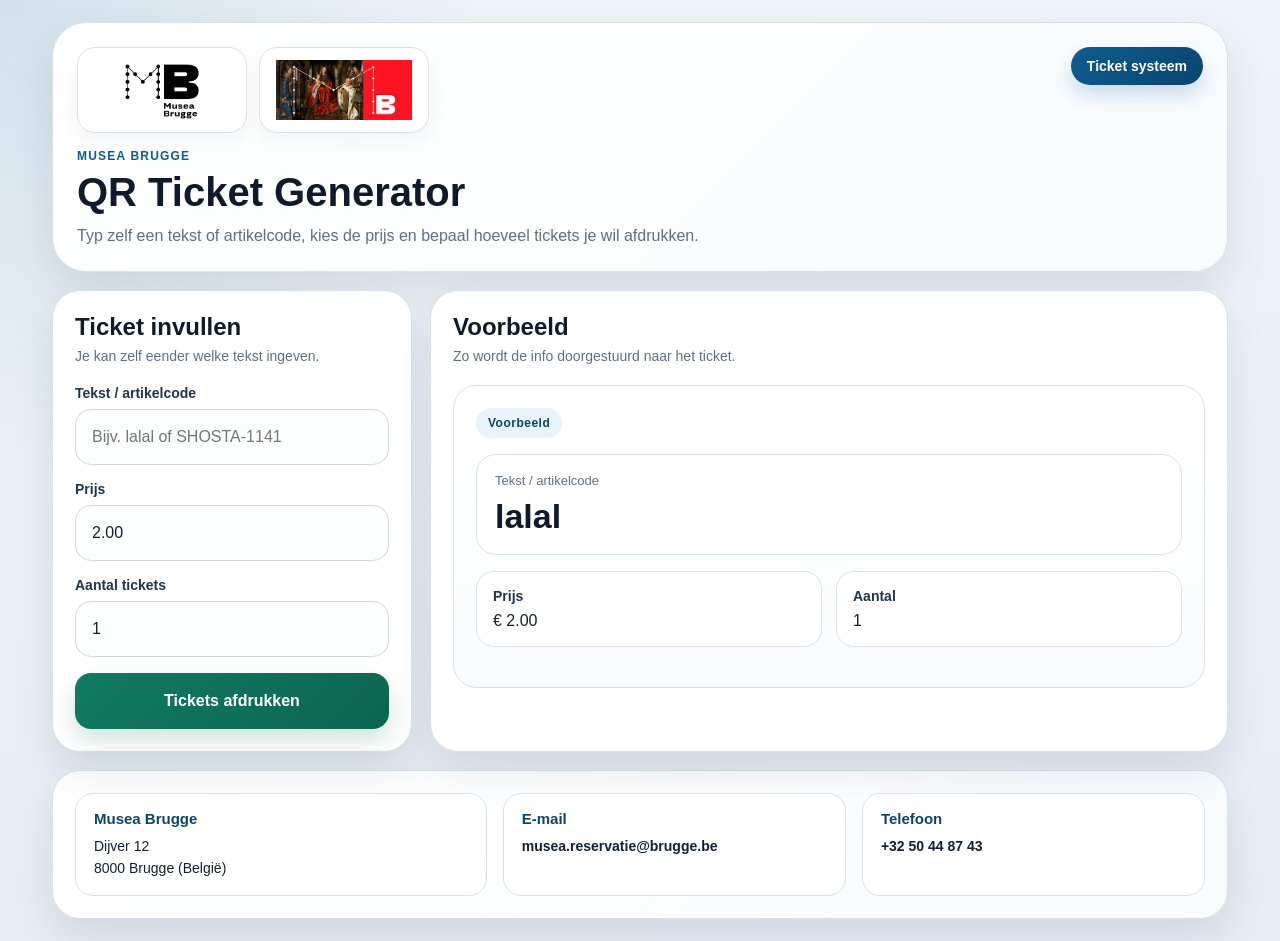
<file: index.html>
<!DOCTYPE html>
<html lang="nl">
<head>
  <meta charset="UTF-8">
  <meta name="viewport" content="width=device-width, initial-scale=1.0">
  <title>Musea Brugge | Ticket Generator</title>
  <link rel="stylesheet" href="style.css">
</head>
<body>

  <div class="page-shell">

    <header class="hero">
      <div class="hero-top">
        <div class="logo-strip">
          <div class="logo-card">
            <img src="logo-musea-brugge-1.png" alt="Musea Brugge logo 1">
          </div>
          <div class="logo-card">
            <img src="logo-musea-brugge-2.png" alt="Musea Brugge logo 2">
          </div>
        </div>

        <div class="hero-badge">Ticket systeem</div>
      </div>

      <div class="hero-content">
        <p class="eyebrow">Musea Brugge</p>
        <h1>QR Ticket Generator</h1>
        <p class="subtitle">
          Typ zelf een tekst of artikelcode, kies de prijs en bepaal hoeveel tickets je wil afdrukken.
        </p>
      </div>
    </header>

    <main class="main-grid">
      <section class="panel search-panel">
        <div class="panel-head">
          <h2>Ticket invullen</h2>
          <p>Je kan zelf eender welke tekst ingeven.</p>
        </div>

        <div class="field-group">
          <label for="search">Tekst / artikelcode</label>
          <input id="search" type="text" placeholder="Bijv. lalal of SHOSTA-1141" autocomplete="off">
        </div>

        <div class="field-group">
          <label for="prijs">Prijs</label>
          <input id="prijs" type="number" placeholder="Bijv. 2.00" step="0.01" min="0" value="2.00">
        </div>

        <div class="field-group">
          <label for="aantal">Aantal tickets</label>
          <input id="aantal" type="number" value="1" min="1">
        </div>

        <button class="print-btn" id="printButton">Tickets afdrukken</button>
      </section>

      <section class="panel result-panel">
        <div class="panel-head">
          <h2>Voorbeeld</h2>
          <p>Zo wordt de info doorgestuurd naar het ticket.</p>
        </div>

        <div id="result" class="result-preview">
          <div class="ticket-card">
            <div class="article-chip">Voorbeeld</div>

            <div class="big-code-box">
              <span class="mini-title">Tekst / artikelcode</span>
              <div class="big-code" id="previewCode">lalal</div>
            </div>

            <div class="settings-grid">
              <div class="setting-card">
                <label>Prijs</label>
                <div class="preview-value" id="previewPrijs">€ 2.00</div>
              </div>

              <div class="setting-card">
                <label>Aantal</label>
                <div class="preview-value" id="previewAantal">1</div>
              </div>
            </div>
          </div>
        </div>
      </section>
    </main>

    <footer class="footer">
      <div class="footer-col">
        <h3>Musea Brugge</h3>
        <p>Dijver 12</p>
        <p>8000 Brugge (België)</p>
      </div>

      <div class="footer-col">
        <h3>E-mail</h3>
        <p>
          <a href="mailto:musea.reservatie@brugge.be">musea.reservatie@brugge.be</a>
        </p>
      </div>

      <div class="footer-col">
        <h3>Telefoon</h3>
        <p>
          <a href="tel:+3250448743">+32 50 44 87 43</a>
        </p>
      </div>
    </footer>

  </div>

  <script>
    const searchInput = document.getElementById("search");
    const prijsInput = document.getElementById("prijs");
    const aantalInput = document.getElementById("aantal");
    const printButton = document.getElementById("printButton");

    const previewCode = document.getElementById("previewCode");
    const previewPrijs = document.getElementById("previewPrijs");
    const previewAantal = document.getElementById("previewAantal");

    function updatePreview() {
      const code = searchInput.value.trim() || "lalal";
      const prijs = Number(prijsInput.value || 0);
      const aantal = Number(aantalInput.value || 1);

      previewCode.textContent = code;
      previewPrijs.textContent = "€ " + prijs.toFixed(2);
      previewAantal.textContent = aantal;
    }

    function printTicket() {
      const code = searchInput.value.trim();
      const prijs = Number(prijsInput.value);
      const aantal = Number(aantalInput.value);

      if (!code) {
        alert("Geef eerst tekst of een artikelcode in.");
        return;
      }

      if (isNaN(prijs) || prijs < 0) {
        alert("Geef een geldige prijs in.");
        return;
      }

      if (isNaN(aantal) || aantal < 1) {
        alert("Geef een geldig aantal in.");
        return;
      }

      localStorage.setItem("printData", JSON.stringify({
        artikelcode: code,
        prijs: prijs,
        aantal: aantal
      }));

      window.open("print.html", "_blank");
    }

    searchInput.addEventListener("input", updatePreview);
    prijsInput.addEventListener("input", updatePreview);
    aantalInput.addEventListener("input", updatePreview);
    printButton.addEventListener("click", printTicket);

    updatePreview();
  </script>

</body>
</html>
</file>
<file: style.css>
* {
  margin: 0;
  padding: 0;
  box-sizing: border-box;
}

:root {
  --bg-1: #eef4f8;
  --bg-2: #e6edf4;
  --panel: #ffffff;
  --panel-soft: #f8fbfd;
  --line: #d6e0ea;
  --text: #122033;
  --muted: #5f6f82;
  --accent: #0d5c91;
  --accent-dark: #0b456d;
  --accent-soft: #e8f3fb;
  --success: #117a63;
  --success-dark: #0d6450;
  --shadow: 0 18px 40px rgba(18, 32, 51, 0.10);
  --radius-xl: 28px;
  --radius-lg: 22px;
  --radius-md: 16px;
}

body {
  font-family: Arial, sans-serif;
  color: var(--text);
  background:
    radial-gradient(circle at top left, rgba(13, 92, 145, 0.12), transparent 30%),
    linear-gradient(180deg, var(--bg-1) 0%, var(--bg-2) 100%);
}

.page-shell {
  max-width: 1220px;
  margin: 0 auto;
  padding: 22px;
}

.hero {
  background: linear-gradient(135deg, #ffffff 0%, #f7fbfe 100%);
  border: 1px solid var(--line);
  border-radius: 34px;
  padding: 24px 24px 22px;
  box-shadow: var(--shadow);
  margin-bottom: 18px;
}

.hero-top {
  display: flex;
  justify-content: space-between;
  align-items: flex-start;
  gap: 16px;
  flex-wrap: wrap;
  margin-bottom: 16px;
}

.logo-strip {
  display: flex;
  gap: 12px;
  flex-wrap: wrap;
}

.logo-card {
  width: 170px;
  height: 86px;
  background: #ffffff;
  border: 1px solid var(--line);
  border-radius: 18px;
  display: flex;
  align-items: center;
  justify-content: center;
  padding: 12px;
  box-shadow: 0 8px 20px rgba(18, 32, 51, 0.05);
}

.logo-card img {
  max-width: 100%;
  max-height: 100%;
  object-fit: contain;
  display: block;
}

.hero-badge {
  background: linear-gradient(135deg, var(--accent), var(--accent-dark));
  color: white;
  font-weight: 700;
  font-size: 14px;
  padding: 11px 16px;
  border-radius: 999px;
  box-shadow: 0 10px 20px rgba(13, 92, 145, 0.20);
}

.eyebrow {
  font-size: 12px;
  text-transform: uppercase;
  letter-spacing: 1.2px;
  font-weight: 700;
  color: var(--accent);
  margin-bottom: 8px;
}

.hero h1 {
  font-size: 40px;
  line-height: 1.05;
  margin-bottom: 10px;
  color: #0f1b2d;
}

.subtitle {
  font-size: 16px;
  line-height: 1.6;
  color: var(--muted);
  max-width: 740px;
}

.main-grid {
  display: grid;
  grid-template-columns: 360px 1fr;
  gap: 18px;
  margin-bottom: 18px;
}

.panel {
  background: var(--panel);
  border: 1px solid var(--line);
  border-radius: 28px;
  box-shadow: var(--shadow);
  padding: 22px;
}

.panel-head {
  margin-bottom: 18px;
}

.panel-head h2 {
  font-size: 24px;
  color: #0f1b2d;
  margin-bottom: 5px;
}

.panel-head p {
  font-size: 14px;
  color: var(--muted);
  line-height: 1.5;
}

.field-group {
  margin-bottom: 16px;
}

label {
  display: block;
  margin-bottom: 8px;
  font-size: 14px;
  font-weight: 700;
  color: #21354a;
}

input {
  width: 100%;
  height: 56px;
  border: 1px solid #ccd7e2;
  border-radius: 16px;
  padding: 0 16px;
  font-size: 16px;
  background: #fbfdff;
  color: var(--text);
  outline: none;
  transition: 0.2s ease;
}

input:focus {
  border-color: var(--accent);
  background: #ffffff;
  box-shadow: 0 0 0 4px rgba(13, 92, 145, 0.10);
}

.status-box {
  background: linear-gradient(180deg, #f8fbfe 0%, #f2f7fb 100%);
  border: 1px solid var(--line);
  border-radius: 16px;
  padding: 14px 15px;
  font-size: 14px;
  color: var(--muted);
  line-height: 1.5;
}

.result-empty {
  min-height: 100%;
}

.empty-box {
  min-height: 230px;
  display: flex;
  align-items: center;
  gap: 14px;
  background: linear-gradient(180deg, #fbfdff 0%, #f4f8fb 100%);
  border: 1px dashed #c7d4e0;
  border-radius: 22px;
  padding: 24px;
  color: #425467;
}

.empty-box strong {
  display: block;
  margin-bottom: 6px;
  color: #21354a;
}

.empty-box p {
  line-height: 1.55;
}

.empty-icon {
  width: 52px;
  height: 52px;
  border-radius: 50%;
  background: var(--accent-soft);
  color: var(--accent-dark);
  display: flex;
  align-items: center;
  justify-content: center;
  font-size: 24px;
  flex-shrink: 0;
}

.ticket-card {
  background: linear-gradient(180deg, #ffffff 0%, #f8fbfd 100%);
  border: 1px solid var(--line);
  border-radius: 24px;
  padding: 22px;
}

.article-chip {
  display: inline-block;
  background: var(--accent-soft);
  color: var(--accent-dark);
  font-size: 12px;
  font-weight: 700;
  border-radius: 999px;
  padding: 8px 12px;
  margin-bottom: 16px;
  letter-spacing: 0.5px;
}

.big-code-box {
  background: white;
  border: 1px solid var(--line);
  border-radius: 20px;
  padding: 18px;
  margin-bottom: 16px;
}

.mini-title {
  display: block;
  font-size: 13px;
  color: var(--muted);
  margin-bottom: 8px;
}

.big-code {
  font-size: 34px;
  line-height: 1.2;
  font-weight: 700;
  color: #0f1b2d;
  word-break: break-word;
}

.settings-grid {
  display: grid;
  grid-template-columns: repeat(2, minmax(200px, 1fr));
  gap: 14px;
  margin-bottom: 18px;
}

.setting-card {
  background: white;
  border: 1px solid var(--line);
  border-radius: 18px;
  padding: 16px;
}

.print-btn {
  width: 100%;
  height: 56px;
  border: none;
  border-radius: 16px;
  background: linear-gradient(135deg, var(--success), var(--success-dark));
  color: white;
  font-size: 16px;
  font-weight: 700;
  cursor: pointer;
  box-shadow: 0 12px 24px rgba(17, 122, 99, 0.20);
  transition: 0.18s ease;
}

.print-btn:hover {
  transform: translateY(-1px);
  box-shadow: 0 14px 28px rgba(17, 122, 99, 0.24);
}

.footer {
  display: grid;
  grid-template-columns: 1.2fr 1fr 1fr;
  gap: 16px;
  background: linear-gradient(135deg, #ffffff 0%, #f7fbfe 100%);
  border: 1px solid var(--line);
  border-radius: 28px;
  box-shadow: var(--shadow);
  padding: 22px;
}

.footer-col {
  background: #ffffff;
  border: 1px solid var(--line);
  border-radius: 18px;
  padding: 16px 18px;
}

.footer-col h3 {
  font-size: 15px;
  color: var(--accent-dark);
  margin-bottom: 8px;
}

.footer-col p {
  font-size: 14px;
  color: var(--text);
  line-height: 1.6;
}

.footer-col a {
  color: var(--text);
  text-decoration: none;
  font-weight: 700;
  word-break: break-word;
}

.footer-col a:hover {
  color: var(--accent);
  text-decoration: underline;
}

@media (max-width: 980px) {
  .main-grid {
    grid-template-columns: 1fr;
  }

  .footer {
    grid-template-columns: 1fr;
  }

  .settings-grid {
    grid-template-columns: 1fr;
  }
}

@media (max-width: 640px) {
  .page-shell {
    padding: 14px;
  }

  .hero,
  .panel,
  .footer {
    padding: 18px;
    border-radius: 22px;
  }

  .hero h1 {
    font-size: 31px;
  }

  .logo-card {
    width: 140px;
    height: 78px;
  }

  .big-code {
    font-size: 26px;
  }
}
</file>
